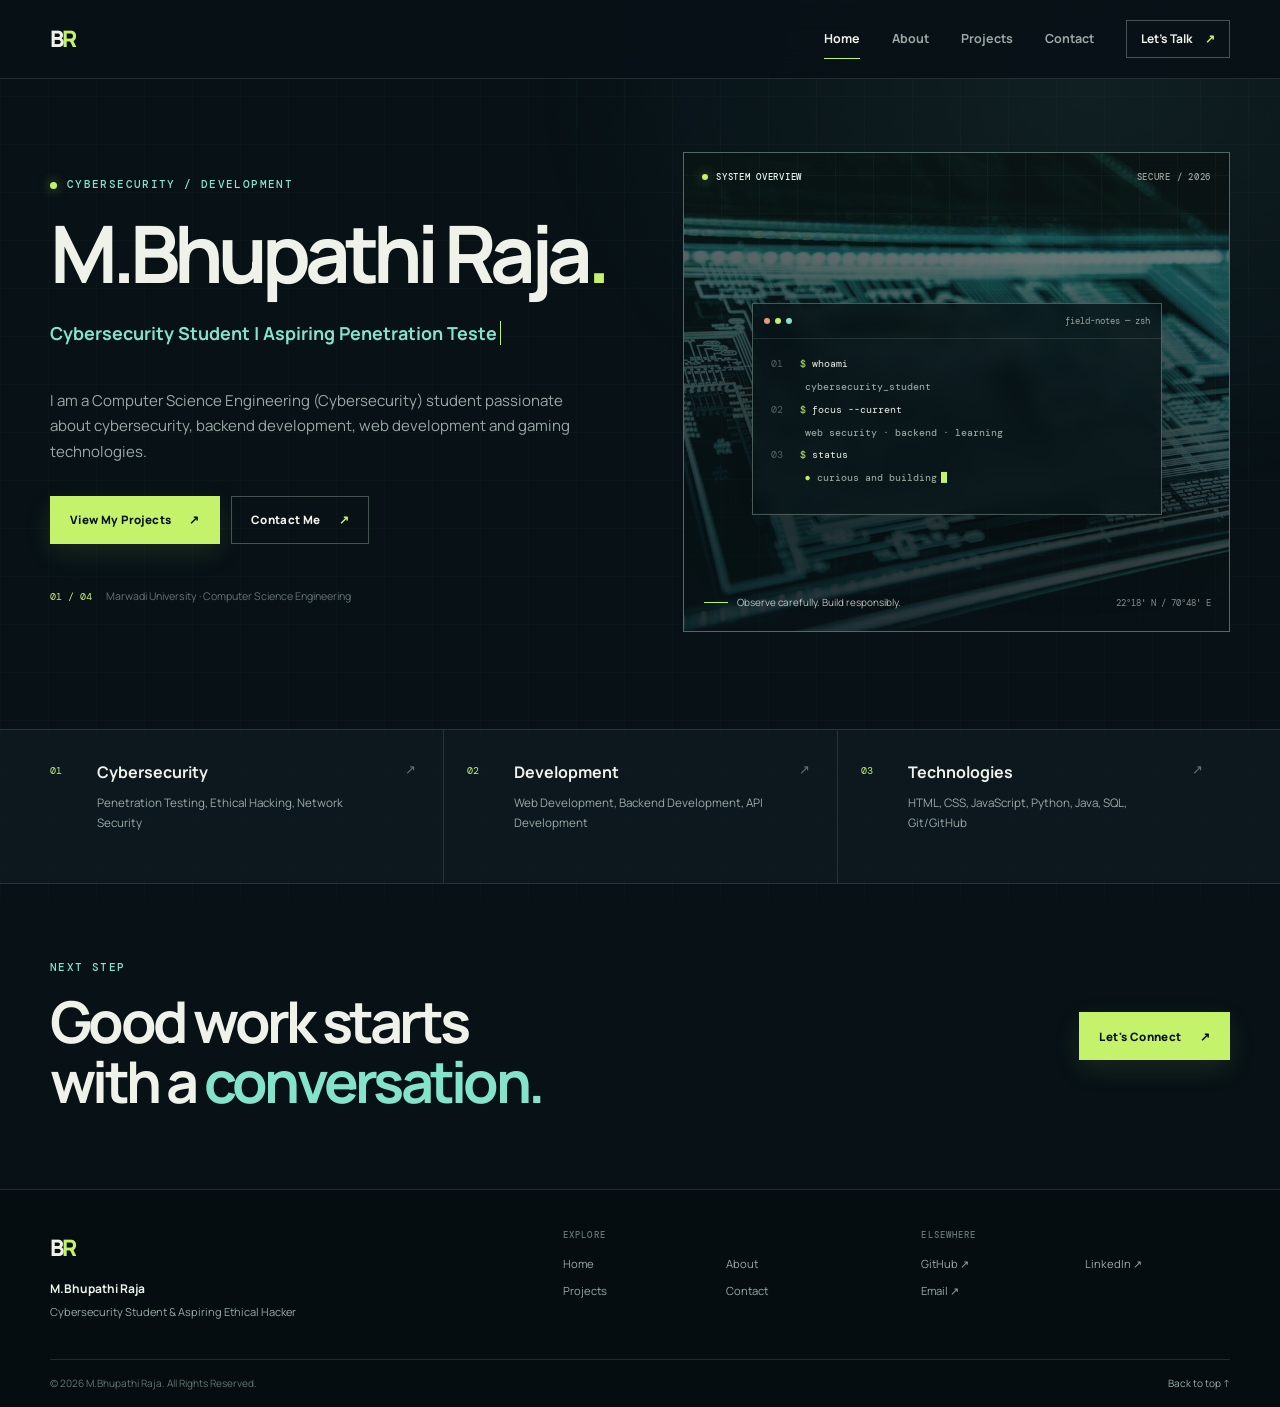
<file: bhupathi-portfolio/index.html>
<!doctype html>
<html lang="en">
<head>
  <meta charset="utf-8">
  <meta name="viewport" content="width=device-width, initial-scale=1">
  <meta name="description" content="M.Bhupathi Raja is a cybersecurity student at Marwadi University exploring penetration testing, web security and software development.">
  <meta name="theme-color" content="#071116">
  <title>M.Bhupathi Raja | Cybersecurity &amp; Development</title>
  <link rel="preconnect" href="https://fonts.googleapis.com">
  <link rel="preconnect" href="https://fonts.gstatic.com" crossorigin>
  <link href="https://fonts.googleapis.com/css2?family=DM+Mono:wght@400;500&family=Manrope:wght@400;500;600;700;800&display=swap" rel="stylesheet">
  <link rel="stylesheet" href="css/style.css">
  <script src="js/script.js" defer></script>
</head>
<body>
  <a class="skip-link" href="#main-content">Skip to content</a>
  <header class="site-header">
    <nav class="nav container" aria-label="Main navigation">
      <a class="brand" href="index.html" aria-label="M.Bhupathi Raja home">B<span>R</span></a>
      <button class="menu-toggle" type="button" aria-expanded="false" aria-controls="site-menu" aria-label="Open navigation"><span></span><span></span></button>
      <div class="site-menu" id="site-menu">
        <a href="index.html" aria-current="page">Home</a><a href="about.html">About</a><a href="projects.html">Projects</a><a href="contact.html">Contact</a>
        <a class="nav-cta" href="contact.html">Let's Talk <span aria-hidden="true">↗</span></a>
      </div>
    </nav>
  </header>
  <main id="main-content">
    <section class="hero container" aria-labelledby="hero-title">
      <div class="hero-copy reveal">
        <p class="eyebrow"><span class="status-dot"></span> CYBERSECURITY / DEVELOPMENT</p>
        <h1 id="hero-title">M.Bhupathi Raja<span class="title-mark">.</span></h1>
        <p class="hero-role"><span id="typed-role">Cybersecurity Student | Aspiring Penetration Tester | Web &amp; Backend Developer</span></p>
        <p class="hero-text">I am a Computer Science Engineering (Cybersecurity) student passionate about cybersecurity, backend development, web development and gaming technologies.</p>
        <div class="hero-actions"><a class="button button-primary" href="projects.html">View My Projects <span aria-hidden="true">↗</span></a><a class="button button-quiet" href="contact.html">Contact Me <span aria-hidden="true">↗</span></a></div>
        <div class="hero-note"><span class="mono">01 / 04</span><span>Marwadi University · Computer Science Engineering</span></div>
      </div>
      <div class="hero-visual reveal" aria-label="Cybersecurity operations dashboard visual">
        <img class="hero-photo" src="assets/images/cybersecurity-operations.jpg" alt="Blue-lit cybersecurity operations environment with digital network displays">
        <div class="visual-shade"></div>
        <div class="visual-topline"><span class="live-indicator"></span> SYSTEM OVERVIEW <span class="mono">SECURE / 2026</span></div>
        <div class="terminal-window">
          <div class="terminal-head"><span></span><span></span><span></span><b>field-notes — zsh</b></div>
          <div class="terminal-body"><p><i>01</i> <span class="term-green">$</span> whoami</p><p class="term-output">cybersecurity_student</p><p><i>02</i> <span class="term-green">$</span> focus --current</p><p class="term-output">web security · backend · learning</p><p><i>03</i> <span class="term-green">$</span> status</p><p class="term-output"><span class="term-green">●</span> curious and building<span class="cursor"></span></p></div>
        </div>
        <div class="visual-caption"><span class="caption-line"></span><span>Observe carefully. Build responsibly.</span></div>
        <span class="visual-coordinate mono">22°18' N / 70°48' E</span>
      </div>
    </section>
    <section class="focus-strip" aria-label="Focus areas">
      <div class="container focus-grid">
        <article class="focus-item reveal"><span class="focus-index mono">01</span><div><h2>Cybersecurity</h2><p>Penetration Testing, Ethical Hacking, Network Security</p></div><span class="focus-arrow" aria-hidden="true">↗</span></article>
        <article class="focus-item reveal"><span class="focus-index mono">02</span><div><h2>Development</h2><p>Web Development, Backend Development, API Development</p></div><span class="focus-arrow" aria-hidden="true">↗</span></article>
        <article class="focus-item reveal"><span class="focus-index mono">03</span><div><h2>Technologies</h2><p>HTML, CSS, JavaScript, Python, Java, SQL, Git/GitHub</p></div><span class="focus-arrow" aria-hidden="true">↗</span></article>
      </div>
    </section>
    <section class="home-cta container reveal"><div><p class="eyebrow">NEXT STEP</p><h2>Good work starts<br>with a <em>conversation.</em></h2></div><a class="button button-primary" href="contact.html">Let's Connect <span aria-hidden="true">↗</span></a></section>
  </main>
  <footer class="site-footer"><div class="container footer-main"><div><a class="brand footer-brand" href="index.html">B<span>R</span></a><p>M.Bhupathi Raja<br><span>Cybersecurity Student &amp; Aspiring Ethical Hacker</span></p></div><div class="footer-nav"><span class="footer-label">EXPLORE</span><a href="index.html">Home</a><a href="about.html">About</a><a href="projects.html">Projects</a><a href="contact.html">Contact</a></div><div class="footer-social"><span class="footer-label">ELSEWHERE</span><a href="https://github.com/bhupathirajamuppu132433" target="_blank" rel="noopener noreferrer" aria-label="GitHub profile">GitHub ↗</a><a href="https://www.linkedin.com/in/muppu-bhupathiraja-mefgi-22921b401/" target="_blank" rel="noopener noreferrer" aria-label="LinkedIn profile">LinkedIn ↗</a><a href="mailto:bhupathirajamuppu132433@marwadiuniversity.ac.in" aria-label="Email M.Bhupathi Raja">Email ↗</a></div></div><div class="container footer-bottom"><span>© 2026 M.Bhupathi Raja. All Rights Reserved.</span><a href="#main-content">Back to top ↑</a></div></footer>
</body>
</html>
</file>
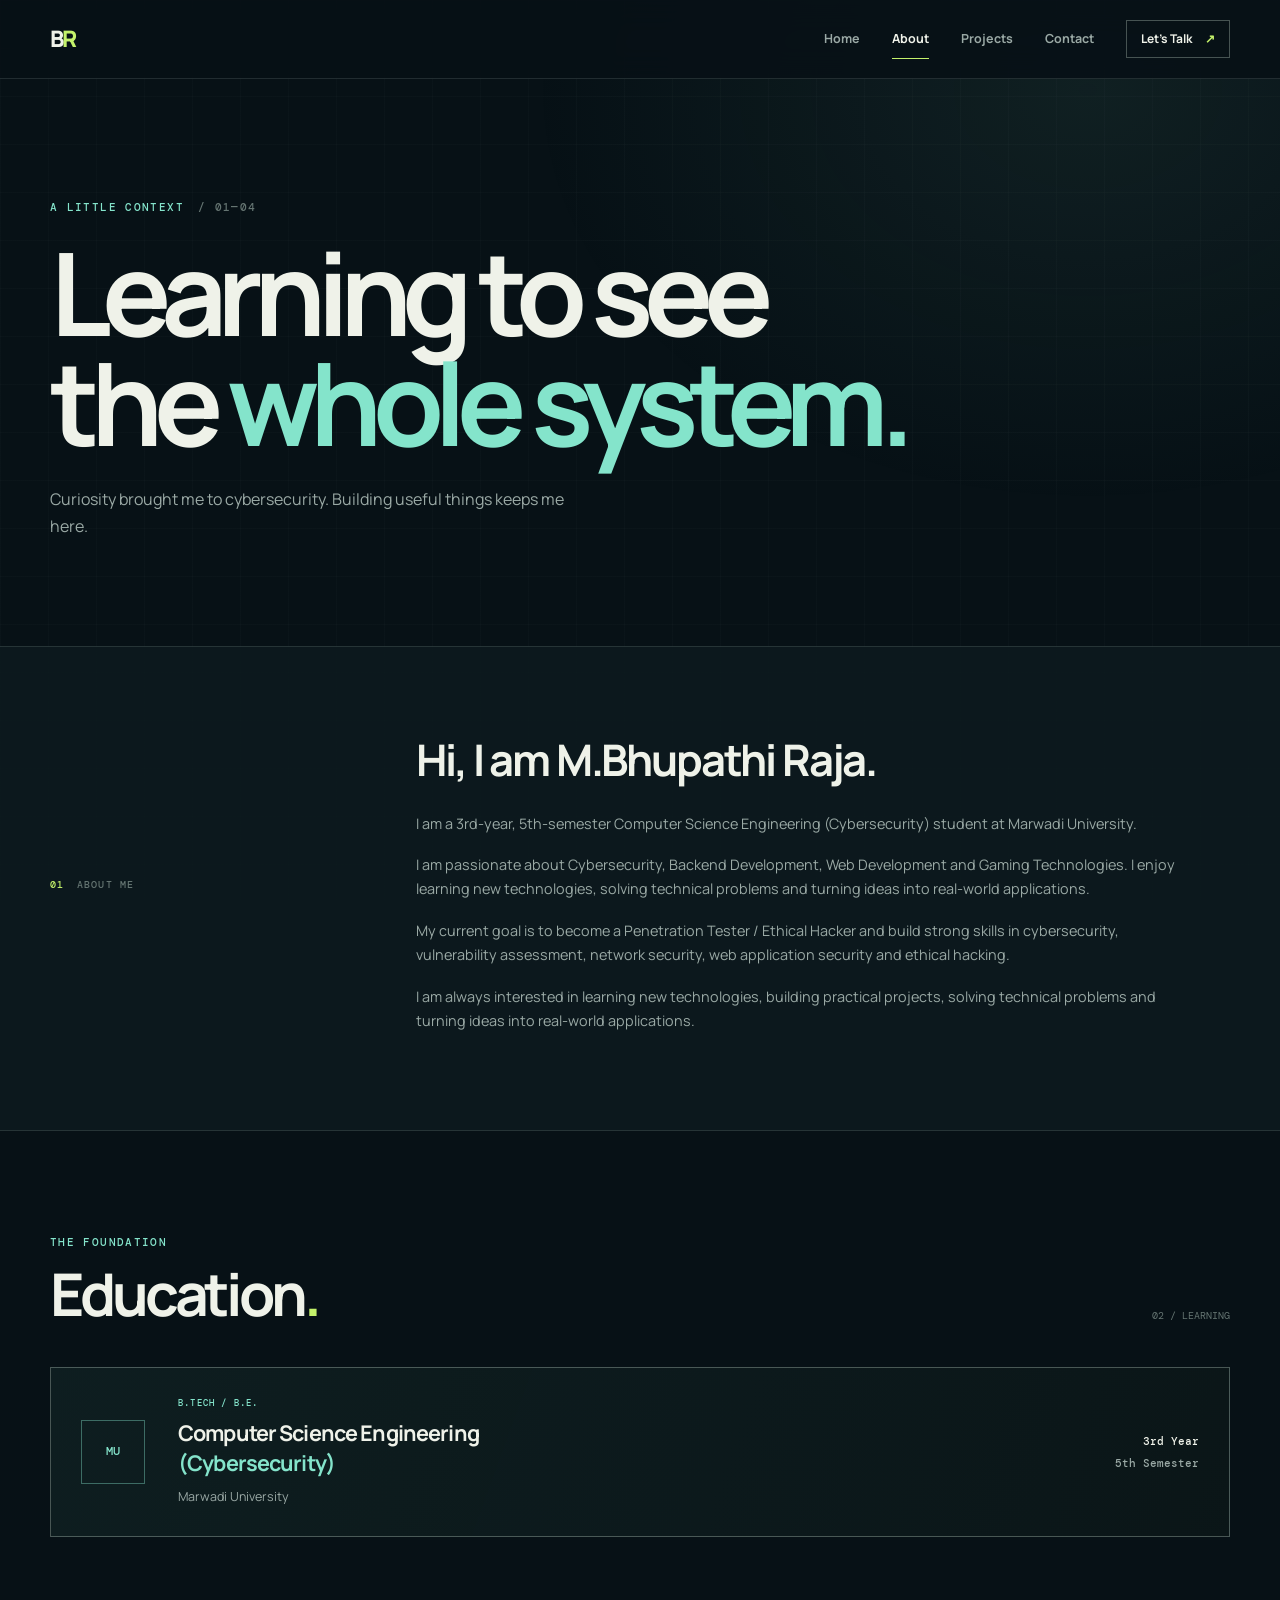
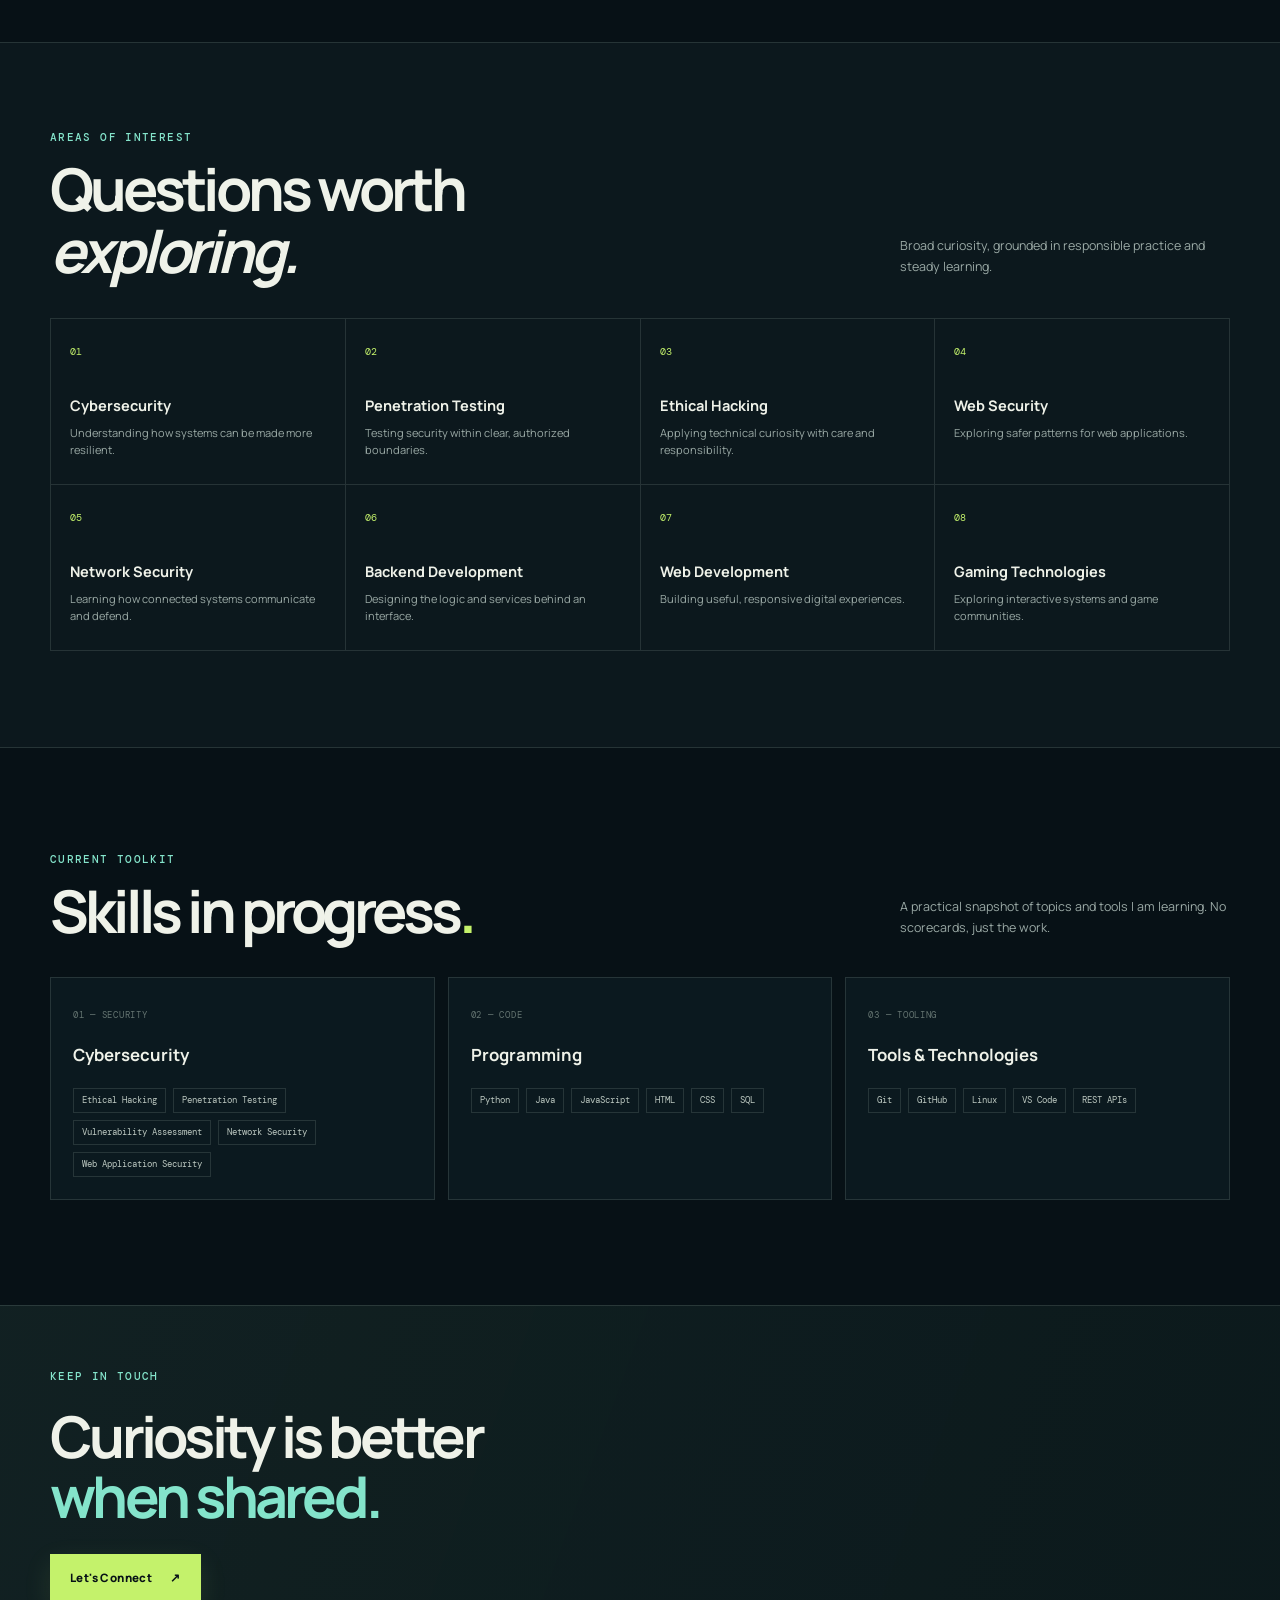
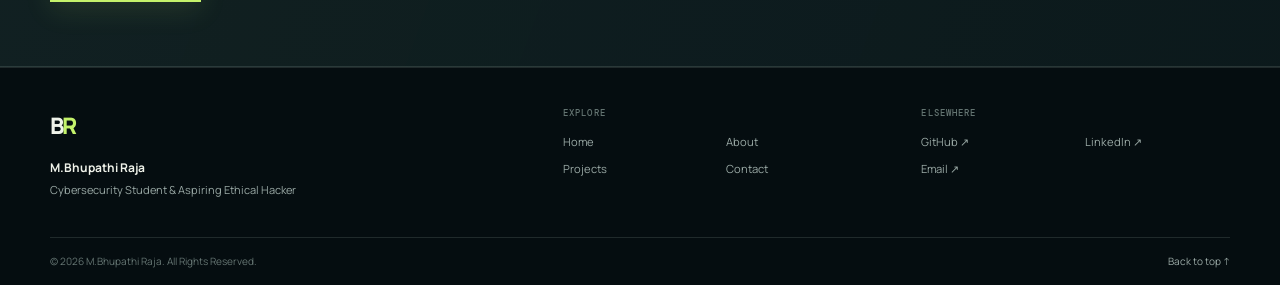
<file: bhupathi-portfolio/about.html>
<!doctype html>
<html lang="en">
<head>
  <meta charset="utf-8">
  <meta name="viewport" content="width=device-width, initial-scale=1">
  <meta name="description" content="Learn about M.Bhupathi Raja, a cybersecurity student at Marwadi University, his education, interests and skills.">
  <meta name="theme-color" content="#071116">
  <title>About | M.Bhupathi Raja</title>
  <link rel="preconnect" href="https://fonts.googleapis.com">
  <link rel="preconnect" href="https://fonts.gstatic.com" crossorigin>
  <link href="https://fonts.googleapis.com/css2?family=DM+Mono:wght@400;500&family=Manrope:wght@400;500;600;700;800&display=swap" rel="stylesheet">
  <link rel="stylesheet" href="css/style.css">
  <script src="js/script.js" defer></script>
</head>
<body>
  <a class="skip-link" href="#main-content">Skip to content</a>
  <header class="site-header"><nav class="nav container" aria-label="Main navigation"><a class="brand" href="index.html" aria-label="M.Bhupathi Raja home">B<span>R</span></a><button class="menu-toggle" type="button" aria-expanded="false" aria-controls="site-menu" aria-label="Open navigation"><span></span><span></span></button><div class="site-menu" id="site-menu"><a href="index.html">Home</a><a href="about.html" aria-current="page">About</a><a href="projects.html">Projects</a><a href="contact.html">Contact</a><a class="nav-cta" href="contact.html">Let's Talk <span aria-hidden="true">↗</span></a></div></nav></header>
  <main id="main-content">
    <section class="page-intro container reveal"><p class="eyebrow">A LITTLE CONTEXT <span class="mono">/ 01—04</span></p><h1>Learning to see<br>the <em>whole system.</em></h1><p class="page-lead">Curiosity brought me to cybersecurity. Building useful things keeps me here.</p></section>
    <section class="about-story section-band"><div class="container about-layout"><div class="section-marker reveal"><span class="mono">01</span><span>ABOUT ME</span></div><div class="prose reveal"><h2>Hi, I am M.Bhupathi Raja.</h2><p>I am a 3rd-year, 5th-semester Computer Science Engineering (Cybersecurity) student at Marwadi University.</p><p>I am passionate about Cybersecurity, Backend Development, Web Development and Gaming Technologies. I enjoy learning new technologies, solving technical problems and turning ideas into real-world applications.</p><p>My current goal is to become a Penetration Tester / Ethical Hacker and build strong skills in cybersecurity, vulnerability assessment, network security, web application security and ethical hacking.</p><p>I am always interested in learning new technologies, building practical projects, solving technical problems and turning ideas into real-world applications.</p></div></div></section>
    <section class="section container education-section"><div class="section-heading reveal"><div><p class="eyebrow">THE FOUNDATION</p><h2>Education<span class="title-mark">.</span></h2></div><span class="mono section-code">02 / LEARNING</span></div><article class="education-row reveal"><div class="edu-symbol" aria-hidden="true">MU</div><div class="edu-main"><p class="eyebrow">B.TECH / B.E.</p><h3>Computer Science Engineering<br><em>(Cybersecurity)</em></h3><p>Marwadi University</p></div><div class="edu-meta"><span>3rd Year</span><span>5th Semester</span></div></article></section>
    <section class="section-band interest-section"><div class="container"><div class="section-heading reveal"><div><p class="eyebrow">AREAS OF INTEREST</p><h2>Questions worth<br><em>exploring.</em></h2></div><p>Broad curiosity, grounded in responsible practice and steady learning.</p></div><div class="interest-grid"><article class="interest-card reveal"><span class="mono">01</span><h3>Cybersecurity</h3><p>Understanding how systems can be made more resilient.</p></article><article class="interest-card reveal"><span class="mono">02</span><h3>Penetration Testing</h3><p>Testing security within clear, authorized boundaries.</p></article><article class="interest-card reveal"><span class="mono">03</span><h3>Ethical Hacking</h3><p>Applying technical curiosity with care and responsibility.</p></article><article class="interest-card reveal"><span class="mono">04</span><h3>Web Security</h3><p>Exploring safer patterns for web applications.</p></article><article class="interest-card reveal"><span class="mono">05</span><h3>Network Security</h3><p>Learning how connected systems communicate and defend.</p></article><article class="interest-card reveal"><span class="mono">06</span><h3>Backend Development</h3><p>Designing the logic and services behind an interface.</p></article><article class="interest-card reveal"><span class="mono">07</span><h3>Web Development</h3><p>Building useful, responsive digital experiences.</p></article><article class="interest-card reveal"><span class="mono">08</span><h3>Gaming Technologies</h3><p>Exploring interactive systems and game communities.</p></article></div></div></section>
    <section class="section container skills-section"><div class="section-heading reveal"><div><p class="eyebrow">CURRENT TOOLKIT</p><h2>Skills in progress<span class="title-mark">.</span></h2></div><p>A practical snapshot of topics and tools I am learning. No scorecards, just the work.</p></div><div class="skills-grid"><article class="skill-group reveal"><span class="skill-number mono">01 — SECURITY</span><h3>Cybersecurity</h3><div class="tag-list"><span>Ethical Hacking</span><span>Penetration Testing</span><span>Vulnerability Assessment</span><span>Network Security</span><span>Web Application Security</span></div></article><article class="skill-group reveal"><span class="skill-number mono">02 — CODE</span><h3>Programming</h3><div class="tag-list"><span>Python</span><span>Java</span><span>JavaScript</span><span>HTML</span><span>CSS</span><span>SQL</span></div></article><article class="skill-group reveal"><span class="skill-number mono">03 — TOOLING</span><h3>Tools &amp; Technologies</h3><div class="tag-list"><span>Git</span><span>GitHub</span><span>Linux</span><span>VS Code</span><span>REST APIs</span></div></article></div></section>
    <section class="closing-band"><div class="container closing-inner reveal"><p class="eyebrow">KEEP IN TOUCH</p><h2>Curiosity is better<br><em>when shared.</em></h2><a class="button button-primary" href="contact.html">Let's Connect <span aria-hidden="true">↗</span></a></div></section>
  </main>
  <footer class="site-footer"><div class="container footer-main"><div><a class="brand footer-brand" href="index.html">B<span>R</span></a><p>M.Bhupathi Raja<br><span>Cybersecurity Student &amp; Aspiring Ethical Hacker</span></p></div><div class="footer-nav"><span class="footer-label">EXPLORE</span><a href="index.html">Home</a><a href="about.html">About</a><a href="projects.html">Projects</a><a href="contact.html">Contact</a></div><div class="footer-social"><span class="footer-label">ELSEWHERE</span><a href="https://github.com/bhupathirajamuppu132433" target="_blank" rel="noopener noreferrer" aria-label="GitHub profile">GitHub ↗</a><a href="https://www.linkedin.com/in/muppu-bhupathiraja-mefgi-22921b401/" target="_blank" rel="noopener noreferrer" aria-label="LinkedIn profile">LinkedIn ↗</a><a href="mailto:bhupathirajamuppu132433@marwadiuniversity.ac.in" aria-label="Email M.Bhupathi Raja">Email ↗</a></div></div><div class="container footer-bottom"><span>© 2026 M.Bhupathi Raja. All Rights Reserved.</span><a href="#main-content">Back to top ↑</a></div></footer>
</body>
</html>
</file>
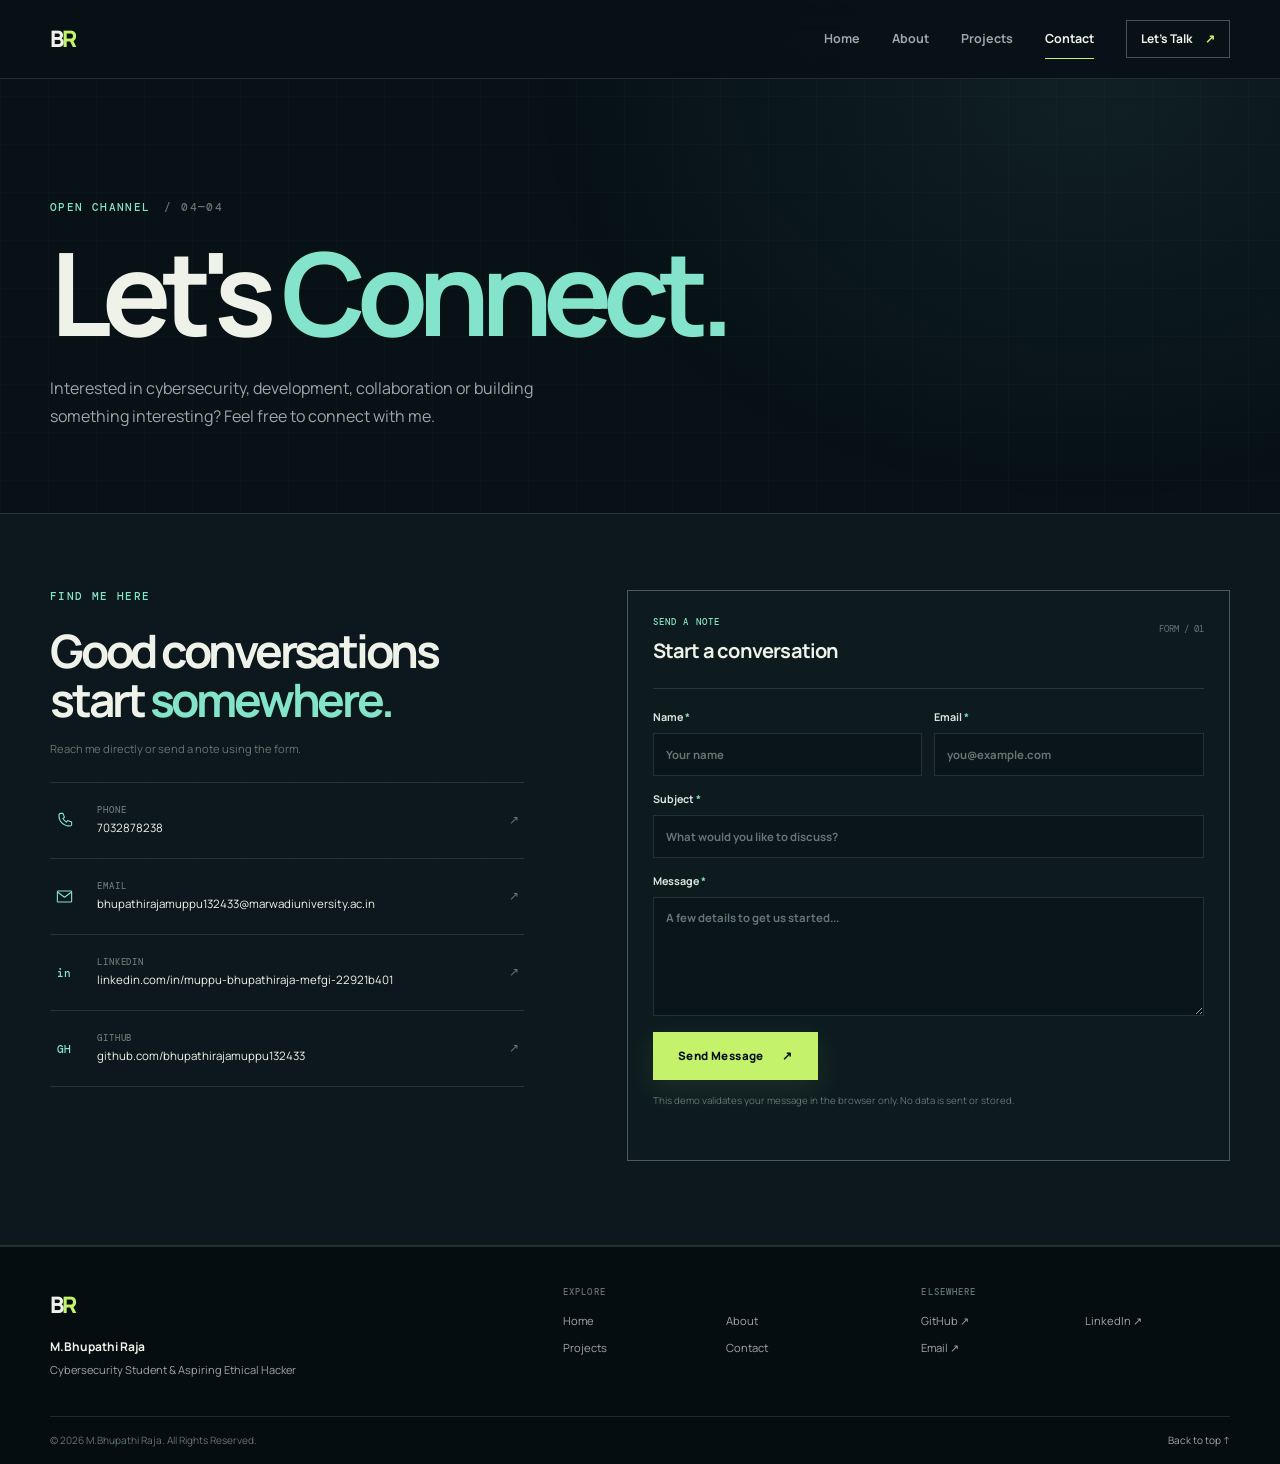
<file: bhupathi-portfolio/contact.html>
<!doctype html>
<html lang="en">
<head>
  <meta charset="utf-8">
  <meta name="viewport" content="width=device-width, initial-scale=1">
  <meta name="description" content="Connect with M.Bhupathi Raja about cybersecurity, development and collaboration.">
  <meta name="theme-color" content="#071116">
  <title>Contact | M.Bhupathi Raja</title>
  <link rel="preconnect" href="https://fonts.googleapis.com">
  <link rel="preconnect" href="https://fonts.gstatic.com" crossorigin>
  <link href="https://fonts.googleapis.com/css2?family=DM+Mono:wght@400;500&family=Manrope:wght@400;500;600;700;800&display=swap" rel="stylesheet">
  <link rel="stylesheet" href="css/style.css">
  <script src="js/script.js" defer></script>
</head>
<body>
  <a class="skip-link" href="#main-content">Skip to content</a>
  <header class="site-header"><nav class="nav container" aria-label="Main navigation"><a class="brand" href="index.html" aria-label="M.Bhupathi Raja home">B<span>R</span></a><button class="menu-toggle" type="button" aria-expanded="false" aria-controls="site-menu" aria-label="Open navigation"><span></span><span></span></button><div class="site-menu" id="site-menu"><a href="index.html">Home</a><a href="about.html">About</a><a href="projects.html">Projects</a><a href="contact.html" aria-current="page">Contact</a><a class="nav-cta" href="contact.html">Let's Talk <span aria-hidden="true">↗</span></a></div></nav></header>
  <main id="main-content">
    <section class="page-intro contact-page-intro container reveal"><p class="eyebrow">OPEN CHANNEL <span class="mono">/ 04—04</span></p><h1>Let's <em>Connect.</em></h1><p class="page-lead">Interested in cybersecurity, development, collaboration or building something interesting? Feel free to connect with me.</p></section>
    <section class="contact-section section-band"><div class="container contact-layout">
      <div class="contact-details reveal"><p class="eyebrow">FIND ME HERE</p><h2>Good conversations<br>start <em>somewhere.</em></h2><p class="contact-hint">Reach me directly or send a note using the form.</p>
        <div class="contact-list">
          <div class="contact-item"><span class="contact-icon" aria-hidden="true"><svg viewBox="0 0 24 24"><path d="M7 3h3l2 5-2 1.5a14 14 0 0 0 4.5 4.5L16 12l5 2v3c0 1.1-.9 2-2 2C10.7 19 5 13.3 5 6c0-1.7.8-3 2-3Z"/></svg></span><div><span class="contact-label">PHONE</span><a href="tel:7032878238">7032878238</a></div><span class="contact-symbol" aria-hidden="true">↗</span></div>
          <div class="contact-item"><span class="contact-icon" aria-hidden="true"><svg viewBox="0 0 24 24"><rect x="3" y="5" width="18" height="14" rx="1"/><path d="m4 7 8 6 8-6"/></svg></span><div><span class="contact-label">EMAIL</span><a href="mailto:bhupathirajamuppu132433@marwadiuniversity.ac.in">bhupathirajamuppu132433@marwadiuniversity.ac.in</a></div><span class="contact-symbol" aria-hidden="true">↗</span></div>
          <div class="contact-item"><span class="contact-icon icon-text" aria-hidden="true">in</span><div><span class="contact-label">LINKEDIN</span><a href="https://www.linkedin.com/in/muppu-bhupathiraja-mefgi-22921b401/" target="_blank" rel="noopener noreferrer">linkedin.com/in/muppu-bhupathiraja-mefgi-22921b401</a></div><span class="contact-symbol" aria-hidden="true">↗</span></div>
          <div class="contact-item"><span class="contact-icon icon-text" aria-hidden="true">GH</span><div><span class="contact-label">GITHUB</span><a href="https://github.com/bhupathirajamuppu132433" target="_blank" rel="noopener noreferrer">github.com/bhupathirajamuppu132433</a></div><span class="contact-symbol" aria-hidden="true">↗</span></div>
        </div>
      </div>
      <form class="contact-form reveal" id="contact-form">
        <div class="form-heading"><div><p class="eyebrow">SEND A NOTE</p><h2>Start a conversation</h2></div><span class="mono">FORM / 01</span></div>
        <div class="form-row"><label for="name">Name <span aria-hidden="true">*</span><input id="name" name="name" type="text" autocomplete="name" placeholder="Your name" required></label><label for="email">Email <span aria-hidden="true">*</span><input id="email" name="email" type="email" autocomplete="email" placeholder="you@example.com" required></label></div>
        <label for="subject">Subject <span aria-hidden="true">*</span><input id="subject" name="subject" type="text" placeholder="What would you like to discuss?" required></label>
        <label for="message">Message <span aria-hidden="true">*</span><textarea id="message" name="message" rows="5" placeholder="A few details to get us started..." required></textarea></label>
        <button class="button button-primary form-submit" type="submit">Send Message <span aria-hidden="true">↗</span></button>
        <p class="form-note">This demo validates your message in the browser only. No data is sent or stored.</p>
        <p class="form-status" id="form-status" role="status" aria-live="polite"></p>
      </form>
    </div></section>
  </main>
  <footer class="site-footer"><div class="container footer-main"><div><a class="brand footer-brand" href="index.html">B<span>R</span></a><p>M.Bhupathi Raja<br><span>Cybersecurity Student &amp; Aspiring Ethical Hacker</span></p></div><div class="footer-nav"><span class="footer-label">EXPLORE</span><a href="index.html">Home</a><a href="about.html">About</a><a href="projects.html">Projects</a><a href="contact.html">Contact</a></div><div class="footer-social"><span class="footer-label">ELSEWHERE</span><a href="https://github.com/bhupathirajamuppu132433" target="_blank" rel="noopener noreferrer" aria-label="GitHub profile">GitHub ↗</a><a href="https://www.linkedin.com/in/muppu-bhupathiraja-mefgi-22921b401/" target="_blank" rel="noopener noreferrer" aria-label="LinkedIn profile">LinkedIn ↗</a><a href="mailto:bhupathirajamuppu132433@marwadiuniversity.ac.in" aria-label="Email M.Bhupathi Raja">Email ↗</a></div></div><div class="container footer-bottom"><span>© 2026 M.Bhupathi Raja. All Rights Reserved.</span><a href="#main-content">Back to top ↑</a></div></footer>
</body>
</html>
</file>
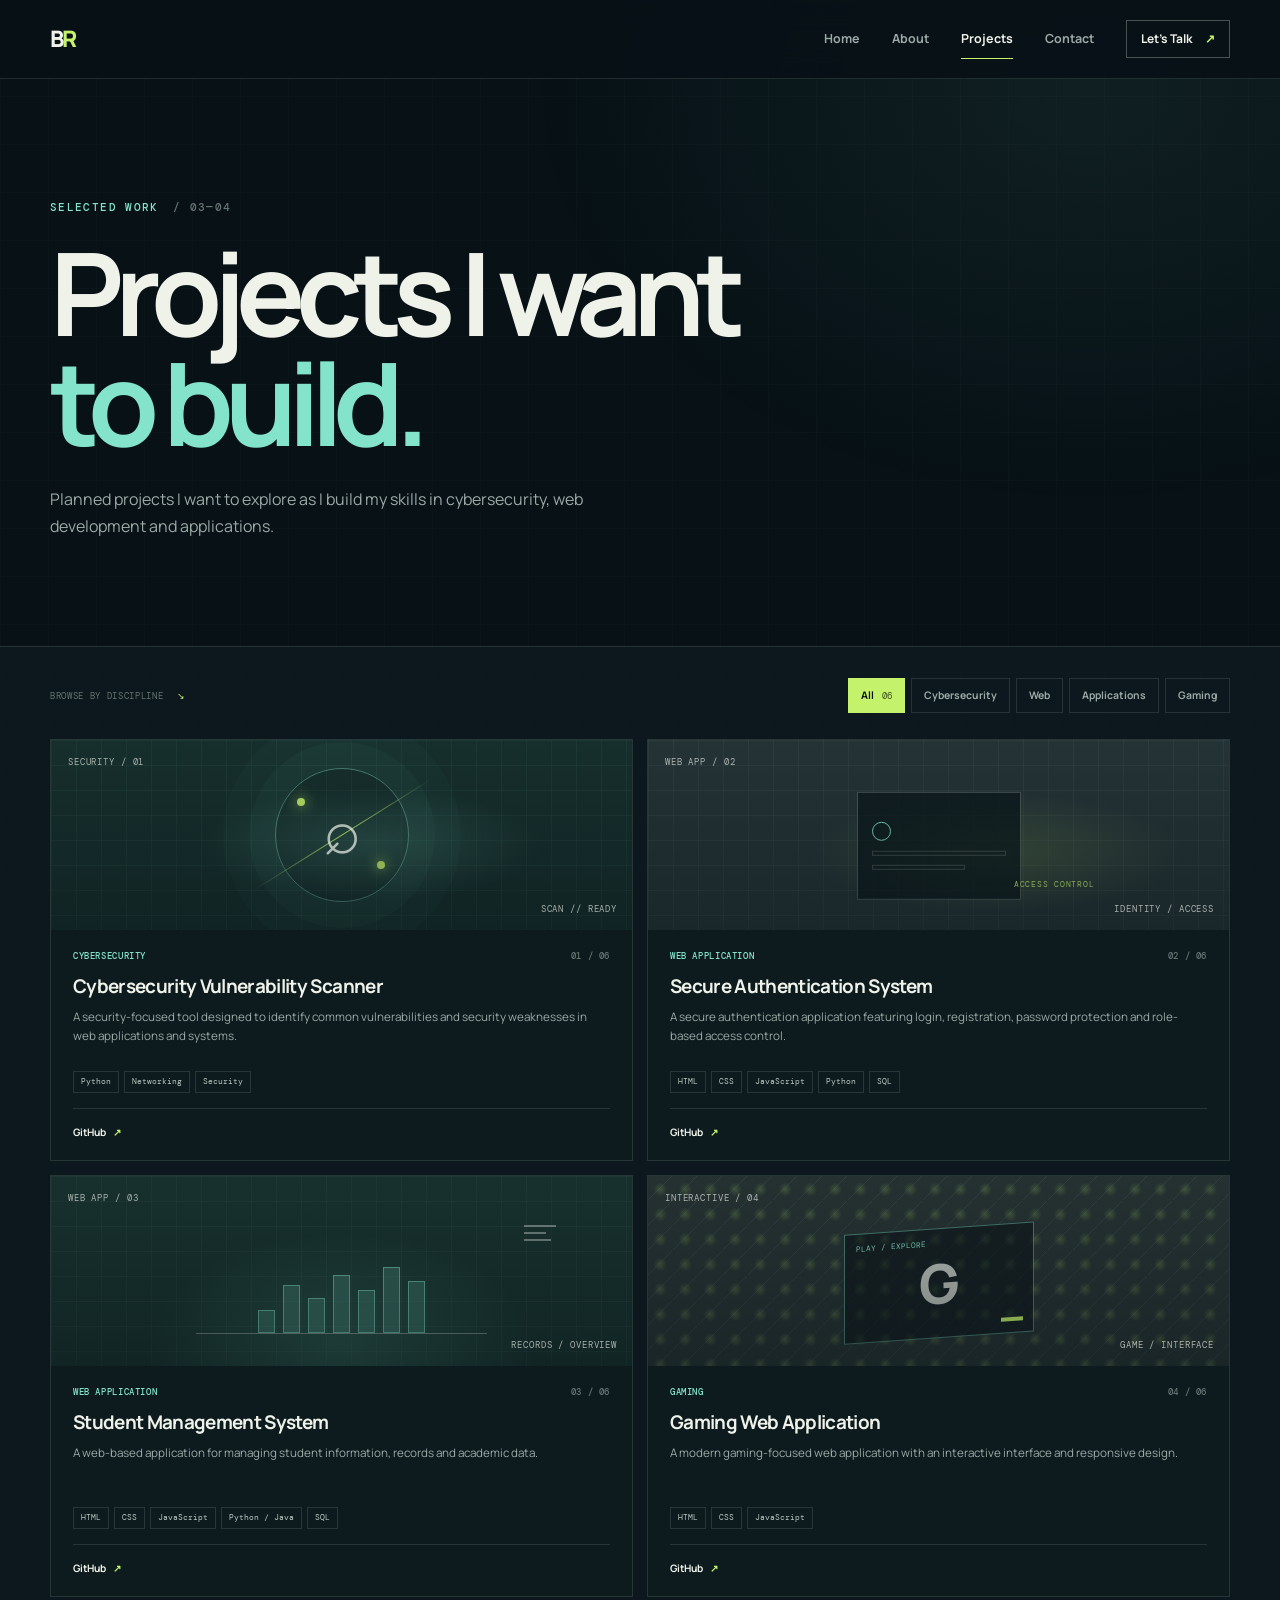
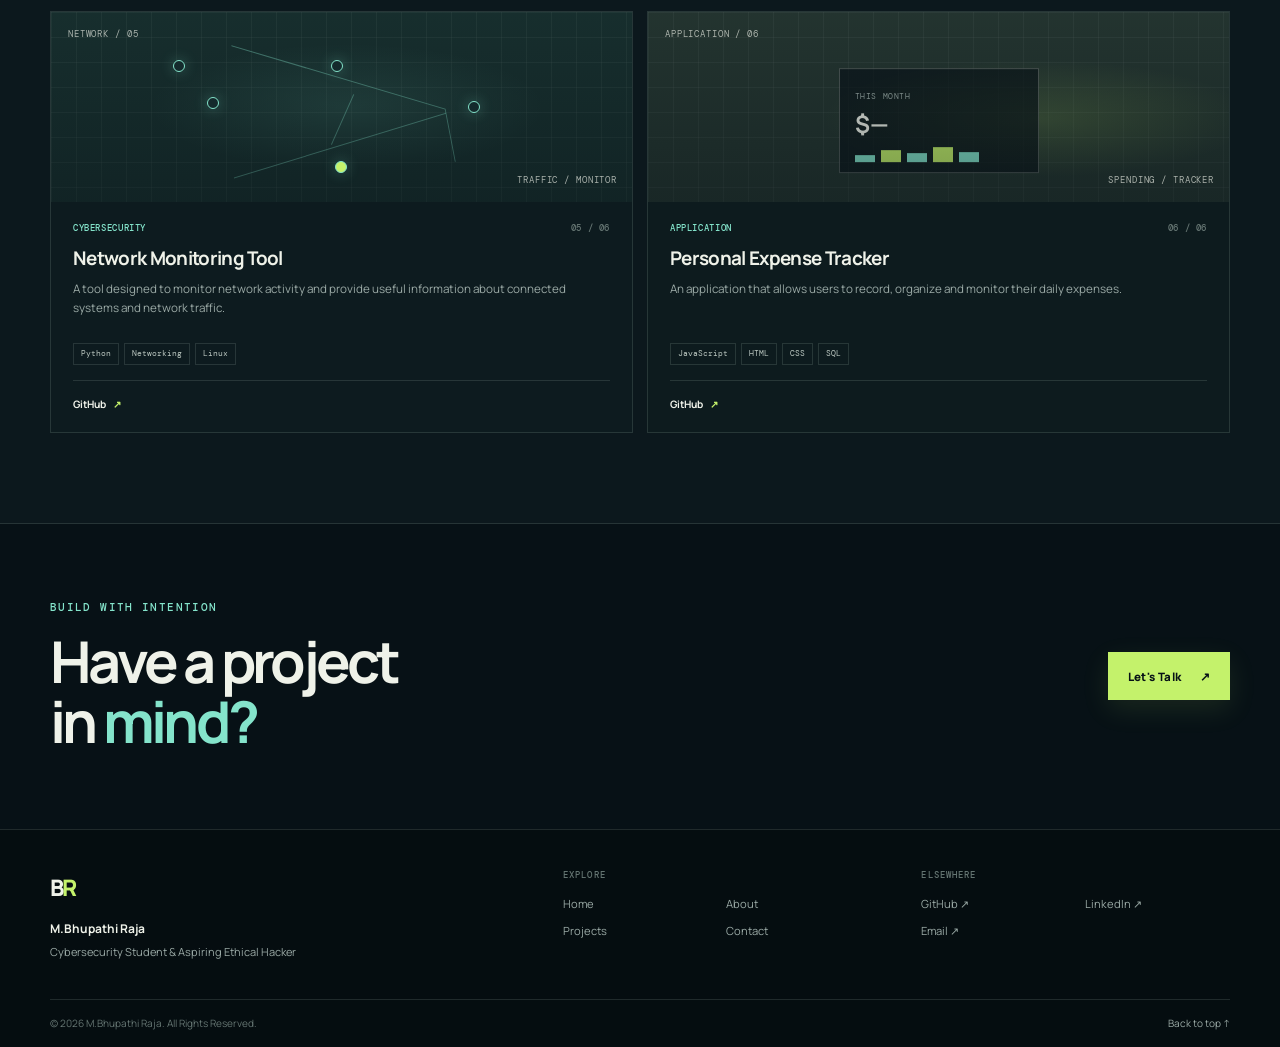
<file: bhupathi-portfolio/projects.html>
<!doctype html>
<html lang="en">
<head>
  <meta charset="utf-8">
  <meta name="viewport" content="width=device-width, initial-scale=1">
  <meta name="description" content="Explore cybersecurity, web and application project concepts by M.Bhupathi Raja.">
  <meta name="theme-color" content="#071116">
  <title>Projects | M.Bhupathi Raja</title>
  <link rel="preconnect" href="https://fonts.googleapis.com">
  <link rel="preconnect" href="https://fonts.gstatic.com" crossorigin>
  <link href="https://fonts.googleapis.com/css2?family=DM+Mono:wght@400;500&family=Manrope:wght@400;500;600;700;800&display=swap" rel="stylesheet">
  <link rel="stylesheet" href="css/style.css">
  <script src="js/script.js" defer></script>
</head>
<body>
  <a class="skip-link" href="#main-content">Skip to content</a>
  <header class="site-header"><nav class="nav container" aria-label="Main navigation"><a class="brand" href="index.html" aria-label="M.Bhupathi Raja home">B<span>R</span></a><button class="menu-toggle" type="button" aria-expanded="false" aria-controls="site-menu" aria-label="Open navigation"><span></span><span></span></button><div class="site-menu" id="site-menu"><a href="index.html">Home</a><a href="about.html">About</a><a href="projects.html" aria-current="page">Projects</a><a href="contact.html">Contact</a><a class="nav-cta" href="contact.html">Let's Talk <span aria-hidden="true">↗</span></a></div></nav></header>
  <main id="main-content">
    <section class="page-intro container reveal"><p class="eyebrow">SELECTED WORK <span class="mono">/ 03—04</span></p><h1>Projects I want<br><em>to build.</em></h1><p class="page-lead">Planned projects I want to explore as I build my skills in cybersecurity, web development and applications.</p></section>
    <section class="projects-section section-band"><div class="container">
      <div class="project-toolbar reveal"><p class="mono">BROWSE BY DISCIPLINE <span aria-hidden="true">↘</span></p><div class="filter-bar" role="group" aria-label="Filter projects"><button class="filter-button is-active" type="button" data-filter="all" aria-pressed="true">All <span>06</span></button><button class="filter-button" type="button" data-filter="cybersecurity" aria-pressed="false">Cybersecurity</button><button class="filter-button" type="button" data-filter="web" aria-pressed="false">Web</button><button class="filter-button" type="button" data-filter="applications" aria-pressed="false">Applications</button><button class="filter-button" type="button" data-filter="gaming" aria-pressed="false">Gaming</button></div></div>
      <div class="projects-grid" id="projects-grid">
        <article class="project-card reveal" data-category="cybersecurity"><div class="project-art art-scan" role="img" aria-label="Abstract vulnerability scan visualization"><span class="art-label mono">SECURITY / 01</span><div class="scan-ring"></div><div class="scan-line"></div><span class="art-glyph" aria-hidden="true">⌕</span><span class="art-coordinate mono">SCAN // READY</span></div><div class="project-info"><div class="project-meta"><span>CYBERSECURITY</span><span class="mono">01 / 06</span></div><h2>Cybersecurity Vulnerability Scanner</h2><p>A security-focused tool designed to identify common vulnerabilities and security weaknesses in web applications and systems.</p><div class="tag-list project-tags"><span>Python</span><span>Networking</span><span>Security</span></div><div class="project-actions"><a class="text-button" href="https://github.com/bhupathirajamuppu132433" target="_blank" rel="noopener noreferrer" aria-label="GitHub profile for Cybersecurity Vulnerability Scanner">GitHub <span aria-hidden="true">↗</span></a></div></div></article>
        <article class="project-card reveal" data-category="web"><div class="project-art art-auth" role="img" aria-label="Abstract secure authentication interface visualization"><span class="art-label mono">WEB APP / 02</span><div class="auth-panel"><i></i><b></b><b></b><span>ACCESS CONTROL</span></div><span class="art-coordinate mono">IDENTITY / ACCESS</span></div><div class="project-info"><div class="project-meta"><span>WEB APPLICATION</span><span class="mono">02 / 06</span></div><h2>Secure Authentication System</h2><p>A secure authentication application featuring login, registration, password protection and role-based access control.</p><div class="tag-list project-tags"><span>HTML</span><span>CSS</span><span>JavaScript</span><span>Python</span><span>SQL</span></div><div class="project-actions"><a class="text-button" href="https://github.com/bhupathirajamuppu132433" target="_blank" rel="noopener noreferrer" aria-label="GitHub profile for Secure Authentication System">GitHub <span aria-hidden="true">↗</span></a></div></div></article>
        <article class="project-card reveal" data-category="web"><div class="project-art art-student" role="img" aria-label="Abstract student records dashboard visualization"><span class="art-label mono">WEB APP / 03</span><div class="record-chart"><span></span><span></span><span></span><span></span><span></span><span></span><span></span></div><div class="record-lines"><i></i><i></i><i></i></div><span class="art-coordinate mono">RECORDS / OVERVIEW</span></div><div class="project-info"><div class="project-meta"><span>WEB APPLICATION</span><span class="mono">03 / 06</span></div><h2>Student Management System</h2><p>A web-based application for managing student information, records and academic data.</p><div class="tag-list project-tags"><span>HTML</span><span>CSS</span><span>JavaScript</span><span>Python / Java</span><span>SQL</span></div><div class="project-actions"><a class="text-button" href="https://github.com/bhupathirajamuppu132433" target="_blank" rel="noopener noreferrer" aria-label="GitHub profile for Student Management System">GitHub <span aria-hidden="true">↗</span></a></div></div></article>
        <article class="project-card reveal" data-category="gaming"><div class="project-art art-game" role="img" aria-label="Abstract game interface visualization"><span class="art-label mono">INTERACTIVE / 04</span><div class="game-frame"><span>PLAY / EXPLORE</span><b>G</b><i></i></div><span class="art-coordinate mono">GAME / INTERFACE</span></div><div class="project-info"><div class="project-meta"><span>GAMING</span><span class="mono">04 / 06</span></div><h2>Gaming Web Application</h2><p>A modern gaming-focused web application with an interactive interface and responsive design.</p><div class="tag-list project-tags"><span>HTML</span><span>CSS</span><span>JavaScript</span></div><div class="project-actions"><a class="text-button" href="https://github.com/bhupathirajamuppu132433" target="_blank" rel="noopener noreferrer" aria-label="GitHub profile for Gaming Web Application">GitHub <span aria-hidden="true">↗</span></a></div></div></article>
        <article class="project-card reveal" data-category="cybersecurity"><div class="project-art art-network" role="img" aria-label="Abstract network monitoring visualization"><span class="art-label mono">NETWORK / 05</span><div class="network-map"><i></i><i></i><i></i><i></i><i></i><b></b><b></b><b></b></div><span class="art-coordinate mono">TRAFFIC / MONITOR</span></div><div class="project-info"><div class="project-meta"><span>CYBERSECURITY</span><span class="mono">05 / 06</span></div><h2>Network Monitoring Tool</h2><p>A tool designed to monitor network activity and provide useful information about connected systems and network traffic.</p><div class="tag-list project-tags"><span>Python</span><span>Networking</span><span>Linux</span></div><div class="project-actions"><a class="text-button" href="https://github.com/bhupathirajamuppu132433" target="_blank" rel="noopener noreferrer" aria-label="GitHub profile for Network Monitoring Tool">GitHub <span aria-hidden="true">↗</span></a></div></div></article>
        <article class="project-card reveal" data-category="applications"><div class="project-art art-expense" role="img" aria-label="Abstract expense tracking chart visualization"><span class="art-label mono">APPLICATION / 06</span><div class="expense-total"><small>THIS MONTH</small><strong>$—</strong><div><i></i><i></i><i></i><i></i><i></i></div></div><span class="art-coordinate mono">SPENDING / TRACKER</span></div><div class="project-info"><div class="project-meta"><span>APPLICATION</span><span class="mono">06 / 06</span></div><h2>Personal Expense Tracker</h2><p>An application that allows users to record, organize and monitor their daily expenses.</p><div class="tag-list project-tags"><span>JavaScript</span><span>HTML</span><span>CSS</span><span>SQL</span></div><div class="project-actions"><a class="text-button" href="https://github.com/bhupathirajamuppu132433" target="_blank" rel="noopener noreferrer" aria-label="GitHub profile for Personal Expense Tracker">GitHub <span aria-hidden="true">↗</span></a></div></div></article>
      </div>
      <p class="empty-state" id="empty-state" hidden>No projects match this category yet.</p>
    </div></section>
    <section class="home-cta container reveal"><div><p class="eyebrow">BUILD WITH INTENTION</p><h2>Have a project<br>in <em>mind?</em></h2></div><a class="button button-primary" href="contact.html">Let's Talk <span aria-hidden="true">↗</span></a></section>
  </main>
  <footer class="site-footer"><div class="container footer-main"><div><a class="brand footer-brand" href="index.html">B<span>R</span></a><p>M.Bhupathi Raja<br><span>Cybersecurity Student &amp; Aspiring Ethical Hacker</span></p></div><div class="footer-nav"><span class="footer-label">EXPLORE</span><a href="index.html">Home</a><a href="about.html">About</a><a href="projects.html">Projects</a><a href="contact.html">Contact</a></div><div class="footer-social"><span class="footer-label">ELSEWHERE</span><a href="https://github.com/bhupathirajamuppu132433" target="_blank" rel="noopener noreferrer" aria-label="GitHub profile">GitHub ↗</a><a href="https://www.linkedin.com/in/muppu-bhupathiraja-mefgi-22921b401/" target="_blank" rel="noopener noreferrer" aria-label="LinkedIn profile">LinkedIn ↗</a><a href="mailto:bhupathirajamuppu132433@marwadiuniversity.ac.in" aria-label="Email M.Bhupathi Raja">Email ↗</a></div></div><div class="container footer-bottom"><span>© 2026 M.Bhupathi Raja. All Rights Reserved.</span><a href="#main-content">Back to top ↑</a></div></footer>
</body>
</html>
</file>
<file: bhupathi-portfolio/css/style.css>
:root {
  color-scheme: dark;
  --ink: #071116;
  --ink-soft: #0d1a1f;
  --panel: #101f24;
  --panel-light: #14262a;
  --paper: #eff2e9;
  --muted: #9aa9a5;
  --muted-dark: #657572;
  --line: rgba(216, 235, 220, .13);
  --line-bright: rgba(216, 235, 220, .3);
  --aqua: #84e4cb;
  --lime: #c4f26b;
  --container: 1180px;
  --mono: "DM Mono", Consolas, monospace;
  --sans: "Manrope", "Segoe UI", sans-serif;
}
* { box-sizing: border-box; }
html { scroll-behavior: smooth; scroll-padding-top: 90px; }
body { margin: 0; color: var(--paper); background: var(--ink); font: 400 15px/1.7 var(--sans); }
body::before { position: fixed; z-index: -1; inset: 0; background: radial-gradient(ellipse at 85% 10%, rgba(82, 139, 124, .12), transparent 36%), linear-gradient(rgba(226, 247, 233, .018) 1px, transparent 1px), linear-gradient(90deg, rgba(226, 247, 233, .018) 1px, transparent 1px); background-size: auto, 48px 48px, 48px 48px; content: ""; pointer-events: none; }
::selection { color: var(--ink); background: var(--lime); }
a { color: inherit; text-decoration: none; }
button, input, textarea { color: inherit; font: inherit; }
button, a { -webkit-tap-highlight-color: transparent; }
img { display: block; max-width: 100%; }
.container { width: min(var(--container), calc(100% - 56px)); margin-inline: auto; }
.mono { font-family: var(--mono); }
.skip-link { position: fixed; z-index: 100; top: 10px; left: 10px; padding: 10px 14px; color: var(--ink); background: var(--lime); transform: translateY(-160%); }
.skip-link:focus { transform: translateY(0); }
:focus-visible { outline: 2px solid var(--lime); outline-offset: 4px; }
.site-header { position: sticky; z-index: 20; top: 0; border-bottom: 1px solid var(--line); background: rgba(7, 17, 22, .88); backdrop-filter: blur(16px); transition: background .25s, border-color .25s; }
.nav { min-height: 78px; display: flex; align-items: center; justify-content: space-between; gap: 28px; }
.brand { display: inline-flex; align-items: baseline; font-size: 1.42rem; font-weight: 800; letter-spacing: -.08em; }
.brand span, .title-mark { color: var(--lime); }
.site-menu { display: flex; align-items: center; gap: 32px; }
.site-menu > a:not(.nav-cta) { position: relative; color: var(--muted); font-size: .78rem; font-weight: 700; transition: color .2s; }
.site-menu > a:not(.nav-cta)::after { position: absolute; right: 0; bottom: -9px; left: 0; height: 1px; background: var(--lime); content: ""; transform: scaleX(0); transform-origin: left; transition: transform .2s; }
.site-menu > a:not(.nav-cta):hover, .site-menu > a[aria-current="page"] { color: var(--paper); }
.site-menu > a:not(.nav-cta):hover::after, .site-menu > a[aria-current="page"]::after { transform: scaleX(1); }
.nav-cta { min-height: 38px; display: inline-flex; align-items: center; gap: 13px; padding: 0 14px; border: 1px solid var(--line-bright); color: var(--paper); font-size: .75rem; font-weight: 700; transition: background .2s, border-color .2s; }
.nav-cta:hover { border-color: var(--aqua); background: rgba(132, 228, 203, .1); }
.nav-cta span, .button span, .text-button span { color: var(--lime); transition: transform .2s; }
.nav-cta:hover span, .button:hover span, .text-button:hover span { transform: translate(2px, -2px); }
.menu-toggle { display: none; }
.hero { min-height: 650px; display: grid; grid-template-columns: 1.02fr .98fr; align-items: center; gap: clamp(30px, 5vw, 76px); padding-top: 54px; padding-bottom: 78px; }
.hero-copy { position: relative; z-index: 1; }
.eyebrow { display: flex; align-items: center; gap: 10px; margin: 0 0 21px; color: var(--aqua); font: 500 .66rem/1.4 var(--mono); letter-spacing: .13em; }
.eyebrow .mono { margin-left: 4px; color: var(--muted-dark); }
.status-dot, .live-indicator { width: 7px; height: 7px; flex: 0 0 auto; border-radius: 50%; background: var(--lime); box-shadow: 0 0 12px rgba(196, 242, 107, .55); }
.hero h1 { max-width: 700px; margin: 0; font-size: clamp(3.4rem, 6.2vw, 6.5rem); line-height: .99; letter-spacing: -.075em; overflow-wrap: anywhere; }
.hero-role { max-width: 630px; min-height: 58px; margin: 25px 0 12px; color: var(--aqua); font-size: clamp(.95rem, 1.4vw, 1.13rem); font-weight: 700; line-height: 1.7; }
#typed-role { border-right: 1px solid var(--lime); padding-right: 3px; }
.hero-text { max-width: 520px; margin: 0; color: var(--muted); font-size: .94rem; }
.hero-actions { display: flex; flex-wrap: wrap; gap: 11px; margin-top: 31px; }
.button { min-height: 48px; display: inline-flex; align-items: center; justify-content: center; gap: 18px; padding: 0 19px; border: 1px solid transparent; cursor: pointer; font-size: .72rem; font-weight: 800; letter-spacing: .035em; transition: transform .2s, color .2s, background .2s, border-color .2s, box-shadow .2s; }
.button:hover { transform: translateY(-3px); }
.button-primary { color: var(--ink); background: var(--lime); box-shadow: 0 9px 28px rgba(196, 242, 107, .1); }
.button-primary span { color: var(--ink); }
.button-primary:hover { background: #d4ff81; box-shadow: 0 12px 32px rgba(196, 242, 107, .17); }
.button-quiet { border-color: var(--line-bright); color: var(--paper); background: transparent; }
.button-quiet:hover { border-color: var(--aqua); background: rgba(132, 228, 203, .06); }
.hero-note { display: flex; align-items: center; gap: 14px; margin-top: 44px; color: var(--muted-dark); font-size: .66rem; }
.hero-note .mono { color: var(--lime); font-size: .65rem; }
.hero-visual { min-height: 480px; position: relative; overflow: hidden; border: 1px solid var(--line-bright); background: #19302f; isolation: isolate; }
.hero-visual::before { position: absolute; z-index: -1; inset: 0; background: repeating-linear-gradient(0deg, transparent 0 37px, rgba(216, 235, 220, .08) 38px), repeating-linear-gradient(90deg, transparent 0 37px, rgba(216, 235, 220, .08) 38px); content: ""; }
.hero-photo { position: absolute; z-index: -2; inset: 0; width: 100%; height: 100%; object-fit: cover; opacity: .57; filter: saturate(.68) contrast(1.08); }
.visual-shade { position: absolute; z-index: -1; inset: 0; background: linear-gradient(180deg, rgba(7, 17, 22, .2), rgba(7, 17, 22, .76)), linear-gradient(90deg, rgba(8, 20, 22, .2), transparent 70%); }
.visual-topline { position: absolute; top: 18px; right: 18px; left: 18px; display: flex; align-items: center; gap: 8px; color: #e2f3e9; font: 500 .57rem var(--mono); letter-spacing: .08em; }
.visual-topline .mono { margin-left: auto; color: rgba(239, 242, 233, .62); }
.live-indicator { width: 6px; height: 6px; }
.terminal-window { position: absolute; top: 50%; left: 50%; width: min(82%, 410px); border: 1px solid rgba(214, 241, 225, .32); background: rgba(8, 20, 24, .83); box-shadow: 0 22px 70px rgba(0, 0, 0, .35); transform: translate(-50%, -42%); backdrop-filter: blur(8px); }
.terminal-head { min-height: 35px; display: flex; align-items: center; gap: 5px; padding: 0 11px; border-bottom: 1px solid var(--line); }
.terminal-head > span { width: 6px; height: 6px; border-radius: 50%; background: #e79c79; }
.terminal-head > span:nth-child(2) { background: var(--lime); }
.terminal-head > span:nth-child(3) { background: var(--aqua); }
.terminal-head b { margin-left: auto; color: rgba(239, 242, 233, .63); font: 400 .57rem var(--mono); }
.terminal-body { padding: 17px 18px 21px; font: 400 .64rem/1.55 var(--mono); }
.terminal-body p { margin: 0 0 7px; }
.terminal-body p i { padding-right: 11px; color: rgba(239, 242, 233, .34); font-style: normal; }
.term-green { color: var(--lime); }
.term-output { padding-left: 34px; color: #a7b9ae; }
.cursor { display: inline-block; width: 6px; height: 11px; margin-left: 4px; background: var(--lime); vertical-align: -2px; animation: blink 1s steps(2, start) infinite; }
.visual-caption { position: absolute; bottom: 20px; left: 20px; display: flex; align-items: center; gap: 9px; color: rgba(239, 242, 233, .78); font-size: .62rem; }
.caption-line { width: 24px; height: 1px; background: var(--lime); }
.visual-coordinate { position: absolute; right: 18px; bottom: 20px; color: rgba(239, 242, 233, .55); font-size: .55rem; }
.focus-strip { border-block: 1px solid var(--line); background: rgba(14, 27, 31, .84); }
.focus-grid { display: grid; grid-template-columns: repeat(3, 1fr); }
.focus-item { min-height: 153px; position: relative; display: grid; grid-template-columns: 35px 1fr 15px; align-items: start; gap: 12px; padding: 29px 23px 25px 0; }
.focus-item + .focus-item { padding-left: 23px; border-left: 1px solid var(--line); }
.focus-index { padding-top: 3px; color: var(--lime); font-size: .65rem; }
.focus-item h2 { margin: 0 0 8px; font-size: 1rem; font-weight: 700; }
.focus-item p { max-width: 280px; margin: 0; color: var(--muted); font-size: .73rem; line-height: 1.7; }
.focus-arrow { color: var(--muted-dark); font-size: .8rem; transition: color .2s, transform .2s; }
.focus-item:hover .focus-arrow { color: var(--lime); transform: translate(2px, -2px); }
.home-cta { min-height: 300px; display: flex; align-items: center; justify-content: space-between; gap: 32px; padding-block: 77px; }
.home-cta .eyebrow { margin-bottom: 15px; }
.home-cta h2, .closing-inner h2 { margin: 0; font-size: clamp(2.2rem, 4.5vw, 4rem); line-height: 1.05; letter-spacing: -.065em; }
.home-cta h2 em, .closing-inner h2 em { color: var(--aqua); font-style: normal; }
.site-footer { border-top: 1px solid var(--line); background: #050d10; }
.footer-main { display: grid; grid-template-columns: 1.5fr 1fr 1fr; gap: 50px; padding-block: 39px 35px; }
.footer-brand { margin-bottom: 11px; }
.footer-main > div:first-child p { margin: 0; font-size: .75rem; font-weight: 700; line-height: 1.9; }
.footer-main > div:first-child p span { color: var(--muted); font-size: .69rem; font-weight: 400; }
.footer-nav, .footer-social { display: grid; grid-template-columns: 1fr 1fr; align-content: start; gap: 8px 18px; }
.footer-label { grid-column: 1 / -1; margin-bottom: 5px; color: var(--muted-dark); font: 500 .59rem var(--mono); letter-spacing: .12em; }
.footer-nav a, .footer-social a { color: var(--muted); font-size: .7rem; transition: color .2s; }
.footer-nav a:hover, .footer-social a:hover { color: var(--lime); }
.footer-bottom { min-height: 48px; display: flex; align-items: center; justify-content: space-between; gap: 15px; border-top: 1px solid var(--line); color: var(--muted-dark); font-size: .63rem; }
.footer-bottom a { color: var(--muted); }
.footer-bottom a:hover { color: var(--lime); }
.page-intro { padding-top: 122px; padding-bottom: 106px; }
.page-intro h1 { max-width: 880px; margin: 0; font-size: clamp(3.8rem, 9vw, 8.2rem); line-height: .96; letter-spacing: -.08em; }
.page-intro h1 em { color: var(--aqua); font-style: normal; }
.page-lead { max-width: 540px; margin: 28px 0 0; color: var(--muted); font-size: 1rem; }
.section-band { border-block: 1px solid var(--line); background: rgba(13, 26, 31, .86); }
.section { padding-block: 105px; }
.about-layout { display: grid; grid-template-columns: .56fr 1.44fr; gap: 50px; padding-block: 88px 96px; }
.section-marker { display: flex; align-items: center; gap: 13px; color: var(--muted-dark); font: 500 .62rem var(--mono); letter-spacing: .11em; }
.section-marker .mono { color: var(--lime); }
.prose { max-width: 770px; }
.prose h2 { margin: 0 0 27px; font-size: clamp(1.8rem, 3.4vw, 3.1rem); line-height: 1.13; letter-spacing: -.05em; }
.prose p { margin: 0 0 17px; color: var(--muted); font-size: .9rem; }
.prose p:last-child { margin-bottom: 0; }
.section-heading { display: flex; align-items: end; justify-content: space-between; gap: 35px; margin-bottom: 42px; }
.section-heading .eyebrow { margin-bottom: 12px; }
.section-heading h2 { margin: 0; font-size: clamp(2.3rem, 4.6vw, 4rem); line-height: 1.05; letter-spacing: -.07em; }
.section-heading > p { max-width: 330px; margin: 0 0 4px; color: var(--muted); font-size: .78rem; }
.section-code { color: var(--muted-dark); font-size: .62rem; }
.education-row { display: grid; grid-template-columns: 72px 1fr auto; align-items: center; gap: 25px; padding: 29px 30px; border: 1px solid var(--line-bright); background: linear-gradient(110deg, rgba(132, 228, 203, .06), rgba(196, 242, 107, .025)); }
.edu-symbol { width: 64px; height: 64px; display: grid; place-items: center; border: 1px solid rgba(132, 228, 203, .4); color: var(--aqua); font: 500 .72rem var(--mono); }
.edu-main .eyebrow { margin-bottom: 9px; font-size: .58rem; }
.edu-main h3 { margin: 0; font-size: 1.35rem; line-height: 1.35; letter-spacing: -.04em; }
.edu-main h3 em { color: var(--aqua); font-style: normal; }
.edu-main > p:last-child { margin: 9px 0 0; color: var(--muted); font-size: .78rem; }
.edu-meta { display: grid; gap: 8px; color: var(--paper); font: 500 .69rem var(--mono); text-align: right; }
.edu-meta span:last-child { color: var(--muted); }
.interest-section { padding-block: 88px 96px; }
.interest-section .section-heading { margin-bottom: 37px; }
.interest-grid { display: grid; grid-template-columns: repeat(4, 1fr); border-top: 1px solid var(--line); border-left: 1px solid var(--line); }
.interest-card { min-height: 166px; padding: 18px 19px; border-right: 1px solid var(--line); border-bottom: 1px solid var(--line); transition: background .2s; }
.interest-card:hover { background: rgba(132, 228, 203, .05); }
.interest-card > span { color: var(--lime); font-size: .61rem; }
.interest-card h3 { margin: 30px 0 6px; font-size: .91rem; }
.interest-card p { margin: 0; color: var(--muted); font-size: .69rem; line-height: 1.6; }
.skills-section .section-heading { margin-bottom: 35px; }
.skills-grid { display: grid; grid-template-columns: repeat(3, 1fr); gap: 13px; }
.skill-group { min-height: 220px; padding: 22px; border: 1px solid var(--line); background: rgba(15, 30, 35, .73); }
.skill-number { color: var(--muted-dark); font-size: .58rem; letter-spacing: .08em; }
.skill-group h3 { margin: 16px 0 18px; font-size: 1.05rem; }
.tag-list { display: flex; flex-wrap: wrap; gap: 7px; }
.tag-list > span { display: inline-flex; align-items: center; min-height: 25px; padding: 3px 8px; border: 1px solid var(--line); color: #bdc9c2; font: 400 .59rem/1.4 var(--mono); }
.closing-band { border-block: 1px solid var(--line); background: linear-gradient(110deg, rgba(49, 82, 72, .25), rgba(22, 41, 40, .35)); }
.closing-inner { min-height: 360px; display: flex; flex-direction: column; align-items: flex-start; justify-content: center; padding-block: 60px; }
.closing-inner h2 { margin-bottom: 27px; }
.projects-section { padding-block: 31px 90px; }
.project-toolbar { display: flex; flex-wrap: wrap; align-items: center; justify-content: space-between; gap: 16px; margin-bottom: 26px; }
.project-toolbar > p { margin: 0; color: var(--muted-dark); font-size: .59rem; letter-spacing: .07em; }
.project-toolbar > p span { padding-left: 8px; color: var(--lime); }
.filter-bar { display: flex; flex-wrap: wrap; gap: 6px; }
.filter-button { min-height: 35px; display: inline-flex; align-items: center; gap: 8px; padding: 0 12px; border: 1px solid var(--line); background: transparent; color: var(--muted); cursor: pointer; font-size: .65rem; font-weight: 700; transition: color .2s, border-color .2s, background .2s; }
.filter-button span { color: var(--muted-dark); font: 400 .58rem var(--mono); }
.filter-button:hover { border-color: var(--aqua); color: var(--paper); }
.filter-button.is-active { border-color: var(--lime); color: var(--ink); background: var(--lime); }
.filter-button.is-active span { color: #39511d; }
.projects-grid { display: grid; grid-template-columns: repeat(2, minmax(0, 1fr)); gap: 14px; align-items: stretch; }
.project-card { min-width: 0; overflow: hidden; border: 1px solid var(--line); background: rgba(14, 28, 32, .9); transition: border-color .25s, transform .25s, box-shadow .25s; }
.project-card:hover { border-color: rgba(132, 228, 203, .5); box-shadow: 0 16px 45px rgba(0, 0, 0, .22); transform: translateY(-4px); }
.project-card[hidden] { display: none; }
.project-art { height: 190px; position: relative; overflow: hidden; background-color: #17302e; background-image: linear-gradient(rgba(132, 228, 203, .055) 1px, transparent 1px), linear-gradient(90deg, rgba(132, 228, 203, .055) 1px, transparent 1px); background-size: 25px 25px; }
.project-art::after { position: absolute; inset: 0; background: linear-gradient(180deg, rgba(7, 17, 22, .06), rgba(7, 17, 22, .4)); content: ""; pointer-events: none; }
.art-label, .art-coordinate { position: absolute; z-index: 2; color: rgba(239, 242, 233, .68); font-size: .54rem; letter-spacing: .1em; }
.art-label { top: 15px; left: 17px; }
.art-coordinate { right: 15px; bottom: 14px; }
.art-scan { background-image: radial-gradient(ellipse at 55% 55%, rgba(132, 228, 203, .19), transparent 38%), linear-gradient(rgba(132, 228, 203, .055) 1px, transparent 1px), linear-gradient(90deg, rgba(132, 228, 203, .055) 1px, transparent 1px); background-size: auto, 25px 25px, 25px 25px; }
.scan-ring { position: absolute; top: 50%; left: 50%; width: 134px; aspect-ratio: 1; border: 1px solid rgba(132, 228, 203, .48); border-radius: 50%; box-shadow: 0 0 0 26px rgba(132, 228, 203, .04), 0 0 0 52px rgba(132, 228, 203, .025); transform: translate(-50%, -50%); }
.scan-ring::before, .scan-ring::after { position: absolute; top: 50%; left: 50%; width: 8px; height: 8px; border-radius: 50%; background: var(--lime); box-shadow: 0 0 13px var(--lime); content: ""; }
.scan-ring::before { transform: translate(-45px, -37px); }.scan-ring::after { transform: translate(35px, 26px); }
.scan-line { position: absolute; top: 50%; left: 50%; width: 210px; height: 1px; background: linear-gradient(90deg, transparent, var(--lime), transparent); transform: translate(-50%, -50%) rotate(-32deg); }
.art-glyph { position: absolute; z-index: 1; top: 50%; left: 50%; color: rgba(239, 242, 233, .7); font: 300 4rem/1 var(--sans); transform: translate(-50%, -59%); }
.art-auth { background-color: #263538; background-image: radial-gradient(ellipse at 60% 60%, rgba(196, 242, 107, .17), transparent 38%), linear-gradient(rgba(216, 235, 220, .05) 1px, transparent 1px), linear-gradient(90deg, rgba(216, 235, 220, .05) 1px, transparent 1px); background-size: auto, 25px 25px, 25px 25px; }
.auth-panel { position: absolute; top: 50%; left: 50%; width: 164px; height: 108px; display: flex; flex-direction: column; justify-content: center; gap: 9px; padding: 14px; border: 1px solid rgba(239, 242, 233, .28); background: rgba(9, 22, 26, .72); transform: translate(-50%, -40%); }
.auth-panel > i { width: 19px; height: 19px; margin-bottom: 1px; border: 1px solid var(--aqua); border-radius: 50%; }
.auth-panel > b { width: 100%; height: 5px; border: 1px solid rgba(239, 242, 233, .2); }
.auth-panel > b:nth-of-type(2) { width: 70%; }
.auth-panel > span { position: absolute; right: -75px; bottom: 10px; color: var(--lime); font: 400 .47rem var(--mono); letter-spacing: .1em; }
.art-student { background-color: #18322f; background-image: radial-gradient(ellipse at 50% 90%, rgba(93, 177, 152, .25), transparent 47%), linear-gradient(rgba(216, 235, 220, .04) 1px, transparent 1px), linear-gradient(90deg, rgba(216, 235, 220, .04) 1px, transparent 1px); background-size: auto, 25px 25px, 25px 25px; }
.record-chart { position: absolute; bottom: 32px; left: 25%; width: 50%; height: 75px; display: flex; align-items: end; justify-content: center; gap: 8px; border-bottom: 1px solid rgba(239, 242, 233, .38); }
.record-chart span { width: 17px; height: 32%; border: 1px solid rgba(132, 228, 203, .56); background: rgba(132, 228, 203, .2); }
.record-chart span:nth-child(2) { height: 65%; }.record-chart span:nth-child(3) { height: 48%; }.record-chart span:nth-child(4) { height: 78%; }.record-chart span:nth-child(5) { height: 58%; }.record-chart span:nth-child(6) { height: 90%; }.record-chart span:nth-child(7) { height: 70%; }
.record-lines { position: absolute; top: 49px; right: 13%; display: grid; gap: 5px; }.record-lines i { width: 32px; height: 2px; background: rgba(239, 242, 233, .42); }.record-lines i:nth-child(2) { width: 22px; }.record-lines i:nth-child(3) { width: 27px; }
.art-game { background-color: #273333; background-image: radial-gradient(ellipse at 49% 54%, rgba(196, 242, 107, .19), transparent 37%), linear-gradient(135deg, transparent 47%, rgba(132, 228, 203, .09) 48%, transparent 49%); }
.game-frame { position: absolute; top: 50%; left: 50%; width: 190px; height: 110px; border: 1px solid rgba(132, 228, 203, .48); background: rgba(7, 17, 22, .52); transform: translate(-50%, -39%) skewY(-4deg); }
.game-frame span { position: absolute; top: 9px; left: 11px; color: var(--aqua); font: 400 .48rem var(--mono); }.game-frame b { position: absolute; top: 50%; left: 50%; color: rgba(239, 242, 233, .78); font: 800 3.4rem var(--sans); transform: translate(-50%, -50%); }.game-frame i { position: absolute; right: 10px; bottom: 11px; width: 22px; height: 4px; background: var(--lime); }
.art-network { background-color: #18302f; background-image: radial-gradient(ellipse at 51% 50%, rgba(132, 228, 203, .12), transparent 47%), linear-gradient(rgba(216, 235, 220, .05) 1px, transparent 1px), linear-gradient(90deg, rgba(216, 235, 220, .05) 1px, transparent 1px); background-size: auto, 25px 25px, 25px 25px; }
.network-map { position: absolute; inset: 48px 21% 29px; }
.network-map i { position: absolute; z-index: 1; width: 12px; height: 12px; border: 1px solid var(--aqua); border-radius: 50%; background: #142a2c; box-shadow: 0 0 14px rgba(132, 228, 203, .33); }
.network-map i:nth-child(1) { top: 0; left: 47%; }.network-map i:nth-child(2) { top: 33%; left: 10%; }.network-map i:nth-child(3) { top: 36%; right: 9%; }.network-map i:nth-child(4) { bottom: 0; left: 48%; background: var(--lime); }
.network-map b { position: absolute; z-index: 0; top: 17%; left: 18%; width: 65%; height: 43%; border-top: 1px solid rgba(132, 228, 203, .44); border-right: 1px solid rgba(132, 228, 203, .44); transform: skewY(27deg) rotate(-12deg); }.network-map b:nth-of-type(2) { top: 36%; left: 18%; width: 63%; height: 40%; border: 0; border-bottom: 1px solid rgba(132, 228, 203, .44); transform: skewY(-17deg); }.network-map b:nth-of-type(3) { top: 28%; left: 50%; width: 1px; height: 49%; border: 0; border-left: 1px solid rgba(132, 228, 203, .44); transform: rotate(24deg); }
.art-expense { background-color: #253631; background-image: radial-gradient(ellipse at 67% 56%, rgba(196, 242, 107, .17), transparent 39%), linear-gradient(rgba(216, 235, 220, .05) 1px, transparent 1px), linear-gradient(90deg, rgba(216, 235, 220, .05) 1px, transparent 1px); background-size: auto, 25px 25px, 25px 25px; }
.expense-total { position: absolute; top: 50%; left: 50%; width: 200px; height: 105px; padding: 12px 15px; border: 1px solid rgba(239, 242, 233, .27); background: rgba(7, 17, 22, .64); transform: translate(-50%, -37%); }
.expense-total small { color: var(--muted); font: 400 .48rem var(--mono); letter-spacing: .08em; }.expense-total strong { display: block; margin-top: 3px; font-size: 1.5rem; line-height: 1.2; }.expense-total div { height: 19px; display: flex; align-items: end; gap: 6px; margin-top: 5px; }.expense-total i { width: 12%; height: 38%; background: var(--aqua); }.expense-total i:nth-child(2) { height: 67%; background: var(--lime); }.expense-total i:nth-child(3) { height: 47%; }.expense-total i:nth-child(4) { height: 83%; background: var(--lime); }.expense-total i:nth-child(5) { height: 57%; }
.project-info { padding: 20px 22px 19px; }
.project-meta { display: flex; justify-content: space-between; gap: 10px; color: var(--aqua); font: 500 .55rem var(--mono); letter-spacing: .07em; }
.project-meta .mono { color: var(--muted-dark); }
.project-info h2 { margin: 12px 0 8px; font-size: 1.18rem; line-height: 1.35; letter-spacing: -.035em; }
.project-info > p { min-height: 49px; margin: 0; color: var(--muted); font-size: .73rem; line-height: 1.65; }
.project-tags { gap: 5px; margin-top: 14px; }
.project-tags > span { min-height: 22px; padding-inline: 7px; font-size: .53rem; }
.project-actions { display: flex; gap: 20px; padding-top: 15px; margin-top: 15px; border-top: 1px solid var(--line); }
.text-button { display: inline-flex; align-items: center; gap: 7px; color: var(--paper); font-size: .64rem; font-weight: 700; }
.text-button span { color: var(--lime); }
.empty-state { padding-block: 50px; color: var(--muted); text-align: center; }
.contact-page-intro { padding-bottom: 83px; }
.contact-layout { display: grid; grid-template-columns: .88fr 1.12fr; align-items: start; gap: clamp(40px, 8vw, 110px); padding-block: 76px 84px; }
.contact-details h2 { margin: 0; font-size: clamp(2rem, 3.6vw, 3.3rem); line-height: 1.07; letter-spacing: -.07em; }
.contact-details h2 em { color: var(--aqua); font-style: normal; }
.contact-hint { margin: 15px 0 24px; color: var(--muted-dark); font-size: .7rem; }
.contact-list { display: grid; border-top: 1px solid var(--line); }
.contact-item { min-height: 76px; display: grid; grid-template-columns: 35px 1fr 15px; align-items: center; gap: 12px; border-bottom: 1px solid var(--line); }
.contact-icon { width: 28px; height: 28px; display: grid; place-items: center; color: var(--aqua); }
.contact-icon svg { width: 19px; height: 19px; fill: none; stroke: currentColor; stroke-width: 1.4; stroke-linecap: round; stroke-linejoin: round; }
.icon-text { font: 500 .7rem var(--mono); }
.contact-item > div { display: grid; gap: 2px; }
.contact-label { color: var(--muted-dark); font: 500 .55rem var(--mono); letter-spacing: .1em; }
.contact-item a { width: fit-content; color: var(--paper); font-size: .72rem; }
.contact-item a[aria-disabled="true"] { color: var(--muted); cursor: default; }
.contact-symbol { color: var(--muted-dark); font-size: .75rem; }
.contact-form { padding: 25px; border: 1px solid var(--line-bright); background: rgba(14, 28, 32, .88); }
.form-heading { display: flex; align-items: start; justify-content: space-between; gap: 15px; padding-bottom: 20px; margin-bottom: 19px; border-bottom: 1px solid var(--line); }
.form-heading .eyebrow { margin-bottom: 5px; font-size: .57rem; }
.form-heading h2 { margin: 0; font-size: 1.25rem; letter-spacing: -.04em; }
.form-heading > .mono { padding-top: 6px; color: var(--muted-dark); font-size: .55rem; }
.contact-form label { display: grid; gap: 7px; margin-bottom: 14px; color: #dce4dc; font-size: .67rem; font-weight: 700; }
.contact-form label > span { display: contents; color: var(--aqua); }
.contact-form input, .contact-form textarea { width: 100%; min-height: 43px; padding: 10px 12px; border: 1px solid var(--line); border-radius: 0; outline: 0; background: #091519; color: var(--paper); font-size: .71rem; resize: vertical; transition: border-color .2s, background .2s; }
.contact-form textarea { min-height: 118px; }
.contact-form input::placeholder, .contact-form textarea::placeholder { color: #657572; }
.contact-form input:focus, .contact-form textarea:focus { border-color: var(--aqua); background: #0b1a1e; }
.form-row { display: grid; grid-template-columns: 1fr 1fr; gap: 12px; }
.form-submit { min-width: 165px; margin-top: 2px; }
.form-note { margin: 13px 0 0; color: var(--muted-dark); font-size: .61rem; }
.form-status { min-height: 20px; margin: 6px 0 0; color: var(--lime); font-size: .69rem; }
.reveal { opacity: 0; transform: translateY(18px); transition: opacity .65s ease, transform .65s ease; }
.reveal.is-visible { opacity: 1; transform: translateY(0); }
@keyframes blink { to { visibility: hidden; } }
@media (max-width: 900px) {
  .hero { min-height: 610px; grid-template-columns: 1fr .9fr; gap: 25px; }
  .hero-visual { min-height: 430px; }
  .hero h1 { font-size: clamp(3.3rem, 7vw, 5.6rem); }
  .focus-item { grid-template-columns: 27px 1fr 12px; gap: 7px; }
  .interest-grid { grid-template-columns: repeat(2, 1fr); }
  .contact-layout { grid-template-columns: 1fr 1.15fr; gap: 35px; }
}
@media (max-width: 680px) {
  html { scroll-padding-top: 72px; }
  .container { width: calc(100% - 36px); }
  .nav { min-height: 68px; }
  .menu-toggle { width: 42px; height: 40px; display: grid; align-content: center; gap: 6px; padding: 9px; border: 1px solid var(--line-bright); background: transparent; cursor: pointer; }
  .menu-toggle span { width: 100%; height: 1px; background: var(--aqua); transition: transform .2s; }
  .menu-toggle[aria-expanded="true"] span:first-child { transform: translateY(3.5px) rotate(45deg); }
  .menu-toggle[aria-expanded="true"] span:last-child { transform: translateY(-3.5px) rotate(-45deg); }
  .site-menu { position: absolute; top: 67px; right: 0; left: 0; display: grid; gap: 0; padding: 7px 18px 14px; border-bottom: 1px solid var(--line-bright); background: rgba(7, 17, 22, .98); opacity: 0; pointer-events: none; transform: translateY(-8px); transition: opacity .2s, transform .2s; }
  .site-menu.is-open { opacity: 1; pointer-events: auto; transform: translateY(0); }
  .site-menu > a:not(.nav-cta) { padding: 12px 3px; border-bottom: 1px solid var(--line); }
  .site-menu > a:not(.nav-cta)::after { display: none; }
  .site-menu .nav-cta { justify-content: center; margin-top: 12px; }
  .hero { min-height: auto; grid-template-columns: 1fr; gap: 40px; padding-top: 73px; padding-bottom: 55px; }
  .hero h1 { max-width: 560px; font-size: clamp(3.6rem, 14vw, 5.8rem); }
  .hero-role { min-height: 57px; margin-top: 20px; font-size: .94rem; }
  .hero-text { font-size: .86rem; }
  .hero-actions { display: grid; grid-template-columns: 1fr 1fr; }
  .hero-actions .button { padding-inline: 10px; gap: 8px; font-size: .64rem; }
  .hero-note { margin-top: 26px; font-size: .58rem; }
  .hero-visual { min-height: 390px; }
  .terminal-window { width: 86%; }
  .focus-grid { grid-template-columns: 1fr; }
  .focus-item, .focus-item + .focus-item { min-height: 113px; grid-template-columns: 30px 1fr 14px; padding: 22px 0; border-left: 0; }
  .focus-item + .focus-item { border-top: 1px solid var(--line); }
  .focus-item h2 { font-size: .9rem; }
  .focus-item p { font-size: .68rem; }
  .home-cta { min-height: 250px; align-items: flex-start; flex-direction: column; justify-content: center; padding-block: 55px; }
  .home-cta h2, .closing-inner h2 { font-size: 2.7rem; }
  .footer-main { grid-template-columns: 1fr 1fr; gap: 28px 20px; padding-block: 31px; }
  .footer-main > div:first-child { grid-column: 1 / -1; }
  .footer-bottom { align-items: flex-start; flex-direction: column; justify-content: center; padding-block: 12px; }
  .page-intro { padding-top: 83px; padding-bottom: 72px; }
  .page-intro h1 { font-size: clamp(3.5rem, 15vw, 6rem); }
  .page-lead { margin-top: 21px; font-size: .87rem; }
  .about-layout { grid-template-columns: 1fr; gap: 24px; padding-block: 56px 62px; }
  .prose h2 { font-size: 2rem; }
  .prose p { font-size: .82rem; }
  .section { padding-block: 72px; }
  .section-heading { align-items: flex-start; flex-direction: column; gap: 17px; margin-bottom: 28px; }
  .section-heading h2 { font-size: 2.6rem; }
  .section-code { padding-top: 0; }
  .education-row { grid-template-columns: 50px 1fr; gap: 14px; padding: 20px 16px; }
  .edu-symbol { width: 46px; height: 46px; }
  .edu-main h3 { font-size: 1.05rem; }
  .edu-meta { grid-column: 2; grid-template-columns: auto auto; justify-content: start; gap: 12px; text-align: left; font-size: .61rem; }
  .interest-section { padding-block: 68px; }
  .interest-grid { grid-template-columns: 1fr 1fr; }
  .interest-card { min-height: 155px; padding: 14px 12px; }
  .interest-card h3 { margin-top: 24px; font-size: .78rem; }
  .interest-card p { font-size: .62rem; }
  .skills-grid { grid-template-columns: 1fr; }
  .skill-group { min-height: 0; padding: 20px; }
  .closing-inner { min-height: 300px; padding-block: 52px; }
  .projects-section { padding-block: 22px 65px; }
  .project-toolbar { align-items: flex-start; flex-direction: column; margin-bottom: 18px; }
  .filter-bar { gap: 5px; }
  .filter-button { min-height: 33px; padding-inline: 9px; font-size: .6rem; }
  .projects-grid { grid-template-columns: 1fr; gap: 12px; }
  .project-art { height: 175px; }
  .project-info { padding: 18px; }
  .project-info h2 { font-size: 1.08rem; }
  .project-info > p { min-height: 0; }
  .contact-page-intro { padding-bottom: 57px; }
  .contact-layout { grid-template-columns: 1fr; gap: 44px; padding-block: 54px 65px; }
  .contact-details h2 { font-size: 2.5rem; }
  .contact-form { padding: 19px 16px; }
  .form-row { grid-template-columns: 1fr; gap: 0; }
}
@media (max-width: 380px) {
  .container { width: calc(100% - 28px); }
  .hero h1 { font-size: 3.2rem; }
  .home-cta h2, .closing-inner h2 { font-size: 2.1rem; overflow-wrap: anywhere; }
  .hero-actions { grid-template-columns: 1fr; }
  .hero-actions .button { width: 100%; }
  .visual-topline { right: 11px; left: 11px; font-size: .49rem; }
  .terminal-body { padding-inline: 11px; font-size: .56rem; }
  .interest-grid { grid-template-columns: 1fr; }
  .interest-card { min-height: 130px; }
  .filter-button { padding-inline: 7px; font-size: .55rem; }
  .contact-details h2 { font-size: 2rem; overflow-wrap: anywhere; }
  .contact-item { grid-template-columns: 35px minmax(0, 1fr) 15px; }
  .contact-item > div, .contact-item a { min-width: 0; overflow-wrap: anywhere; }
  .footer-main > div:first-child p { overflow-wrap: anywhere; }
}
@media (prefers-reduced-motion: reduce) {
  *, *::before, *::after { scroll-behavior: auto !important; animation-duration: .01ms !important; animation-iteration-count: 1 !important; transition-duration: .01ms !important; }
  .reveal { opacity: 1; transform: none; }
}
</file>
